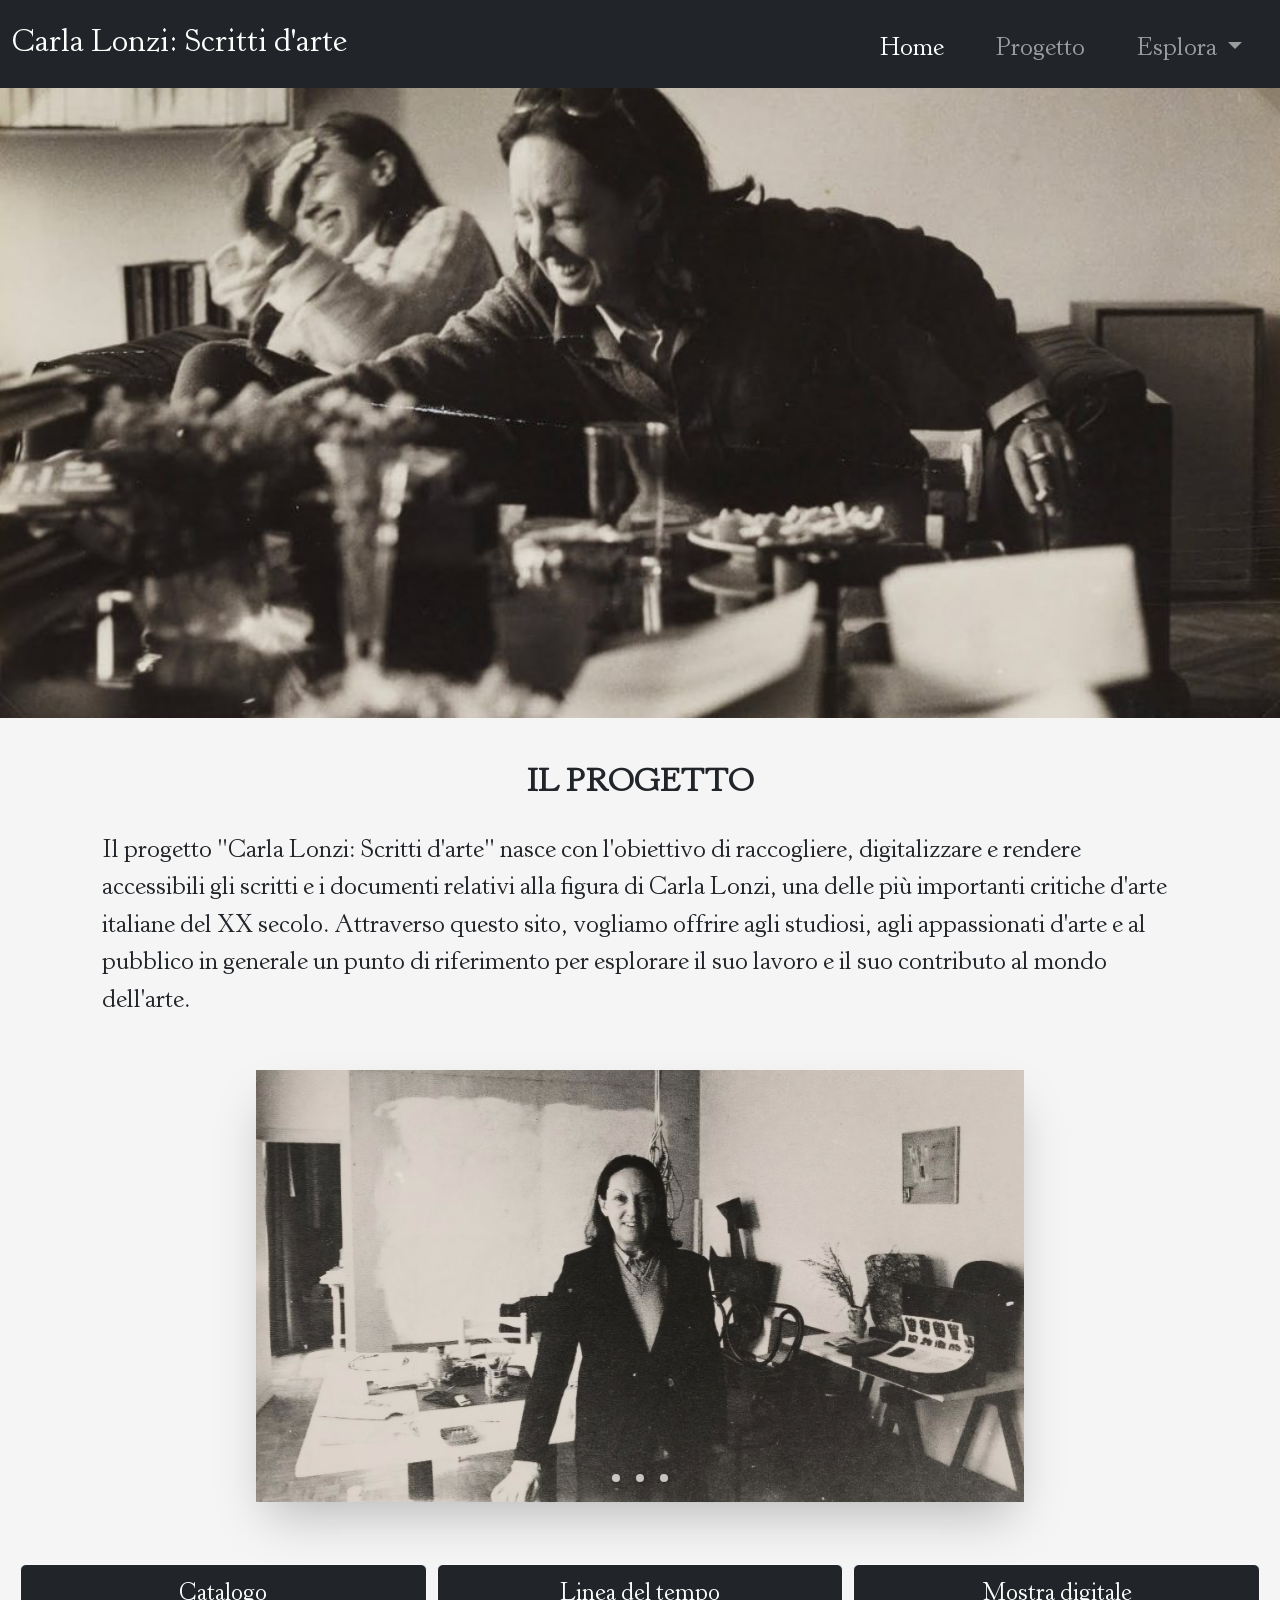
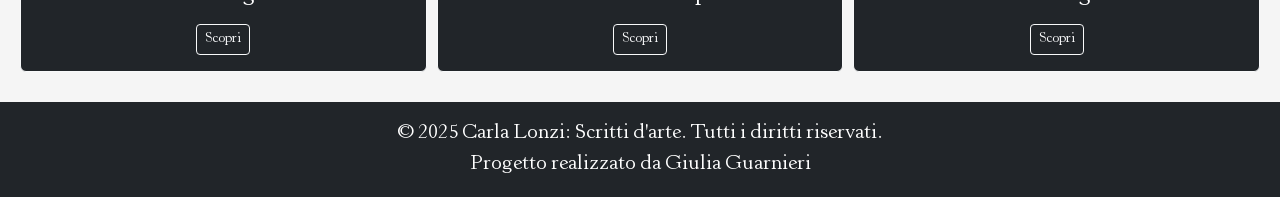
<file: index.html>
<!doctype html>
<html lang="it">
  <head>
    
    <meta charset="utf-8">
    <meta name="DC.Title" content="Carla Lonzi: Scritti d'arte">
    <meta name="DC.Creator" content="Giulia Guarnieri">
    <meta name="DC.Subject" content="Carla Lonzi, critica d'arte, arte in Italia nel XX secolo, piattaforma digitale">
    <meta name="DC.Description" content="Progetto digitale per raccogliere, digitalizzare e rendere accessibili gli scritti e i documenti relativi a Carla Lonzi.">
    <meta name="DC.Publisher" content="Giulia Guarnieri">
    <meta name="DC.Contributor" content="Giulia Guarnieri">
    <meta name="DC.Date" content="2025">
    <meta name="DC.Type" content="Sito web">
    <meta name="DC.Format" content="HTML/CSS/JS">
    <meta name="DC.Source" content="Fonti e materiali d'archivio relativi a Carla Lonzi">
    <meta name="DC.Language" content="it">
    <meta name="DC.Coverage" content="Italia">
    <meta name="DC.Rights" content="CC BY-NC-ND 4.0">

    <link href="https://cdn.jsdelivr.net/npm/bootstrap@5.0.2/dist/css/bootstrap.min.css" rel="stylesheet" integrity="sha384-EVSTQN3/azprG1Anm3QDgpJLIm9Nao0Yz1ztcQTwFspd3yD65VohhpuuCOmLASjC" crossorigin="anonymous">
    <link rel="stylesheet" href="style.css">

    <title>Carla Lonzi: Scritti d'arte</title>
    
  </head>

  <body>
    
    <nav class="navbar navbar-expand-lg navbar-dark bg-dark">
      <div class="container-fluid">
        <a class="navbar-brand" href="#">Carla Lonzi: Scritti d'arte</a>
        <button class="navbar-toggler" type="button" data-bs-toggle="collapse" data-bs-target="#navbarSupportedContent" aria-controls="navbarSupportedContent" aria-expanded="false" aria-label="Toggle navigation">
          <span class="navbar-toggler-icon"></span>
        </button>
        <div class="collapse navbar-collapse" id="navbarSupportedContent">
          <ul class="navbar-nav ms-auto">
            <li class="nav-item">
              <a class="nav-link active" aria-current="page" href="#">Home</a>
            </li>
            <li class="nav-item">
              <a class="nav-link" href="#">Progetto</a>
            </li>
            <li class="nav-item dropdown">
              <a class="nav-link dropdown-toggle" href="#" role="button" data-bs-toggle="dropdown" aria-expanded="false">
            Esplora
              </a>
              <ul class="dropdown-menu">
                <li><a class="dropdown-item" href="Catalogo.html">Catalogo</a></li>
                <li><a class="dropdown-item" href="#">Persone</a></li>
                <li><a class="dropdown-item" href="#">Temi</a></li>
              </ul>
            </li>
          </ul>
          
        </div>
      </div>
    </nav>

  <main>

  <section class="hero-image"> </section>

    

    <section id="about" class="about section">
      <div class="container section-title">
          <h3>Il progetto</h3>
          <p>Il progetto "Carla Lonzi: Scritti d'arte" nasce con l'obiettivo di raccogliere, digitalizzare e rendere accessibili gli scritti e i documenti relativi alla figura di Carla Lonzi, una delle più importanti critiche d'arte italiane del XX secolo. Attraverso questo sito, vogliamo offrire agli studiosi, agli appassionati d'arte e al pubblico in generale un punto di riferimento per esplorare il suo lavoro e il suo contributo al mondo dell'arte.</p>
        </div>
      </div>
    </section>

    <section class="container">
      <div class="slider-wrapper">
        <div class="slider">
          <img src="Immagini/Carla Lonzi nello studio Consagra..jpeg" id="slide-1">
          <img src="Immagini/Vai pure copertina..jpeg" id="slide-2">
          <img src="Immagini/La critica è potere..jpeg" id="slide-3">
        </div>
        
        <div class="slider-nav">
          <a href="#slide-1"></a>
          <a href="#slide-2"></a>
          <a href="#slide-3"></a>
        </div>

      </div>
    </section>

  </main>

  <section class="esplora">
     <div class="esplora-cards">
       <div class="card text-center text-white bg-dark border-light esplora-card esplora-card-left">
         <div class="card-body">
          <h4 class="card-title">Catalogo</h4>
          <a href="Catalogo.html" class="btn btn-outline-light btn-sm">Scopri</a>
        </div>
      </div>
       <div class="card text-center text-white bg-dark border-light esplora-card esplora-card-center">
          <div class="card-body">
            <h4 class="card-title">Linea del tempo</h4>
            <a href="#" class="btn btn-outline-light btn-sm">Scopri</a>
          </div>
        </div>
        <div class="card text-center text-white bg-dark border-light esplora-card esplora-card-right">
          <div class="card-body">
            <h4 class="card-title">Mostra digitale</h4>
            <a href="#" class="btn btn-outline-light btn-sm">Scopri</a>
          </div>
        </div>
      </div>
    </section>

    <footer class="footer-index bg-dark text-white text-center py-3 mt-4">
      <p class="mb-0">&copy; 2025 Carla Lonzi: Scritti d'arte. Tutti i diritti riservati.</p>
      <p class="mb-0">Progetto realizzato da Giulia Guarnieri</p>
    </footer>

    
   <script src="javascript.js"></script>

   <script src="https://cdn.jsdelivr.net/npm/bootstrap@5.0.2/dist/js/bootstrap.bundle.min.js" integrity="sha384-MrcW6ZMFYlzcLA8Nl+NtUVF0sA7MsXsP1UyJoMp4YLEuNSfAP+JcXn/tWtIaxVXM" crossorigin="anonymous"> </script>

</body>
</html>
</file>
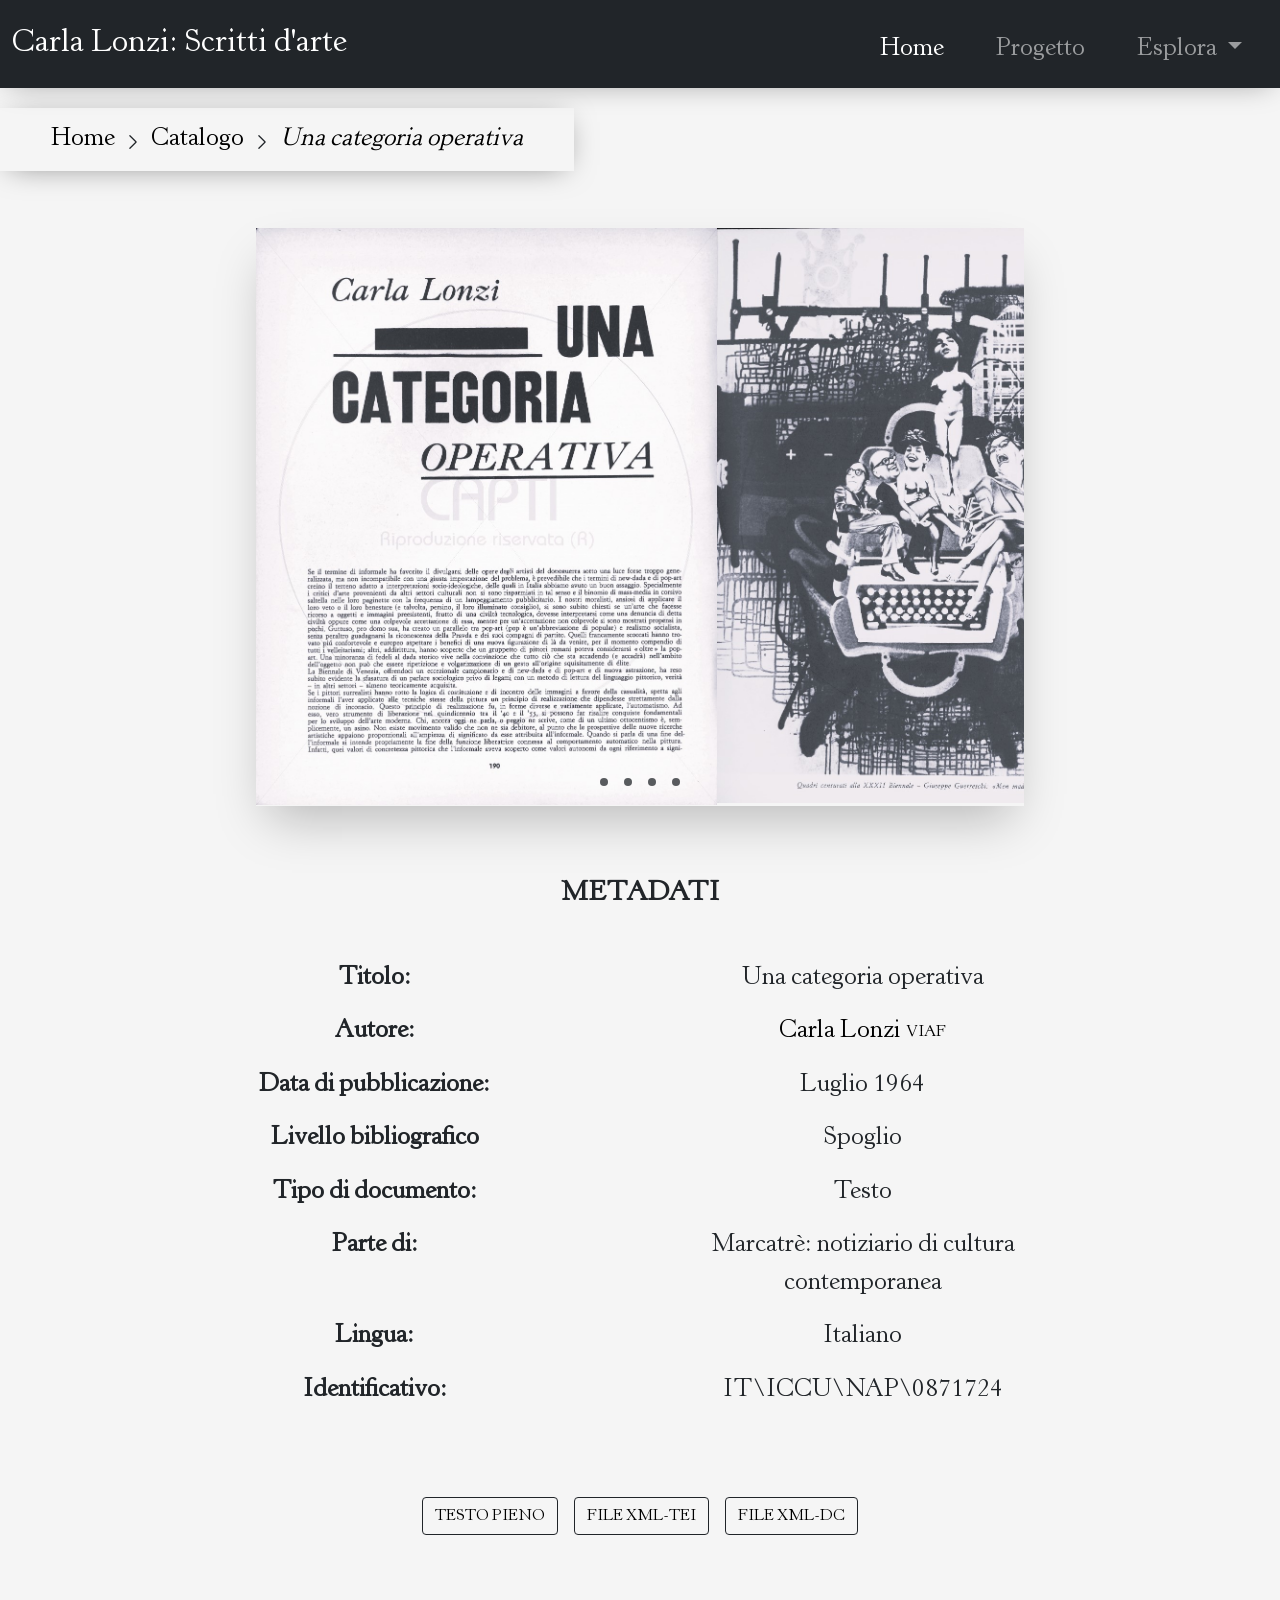
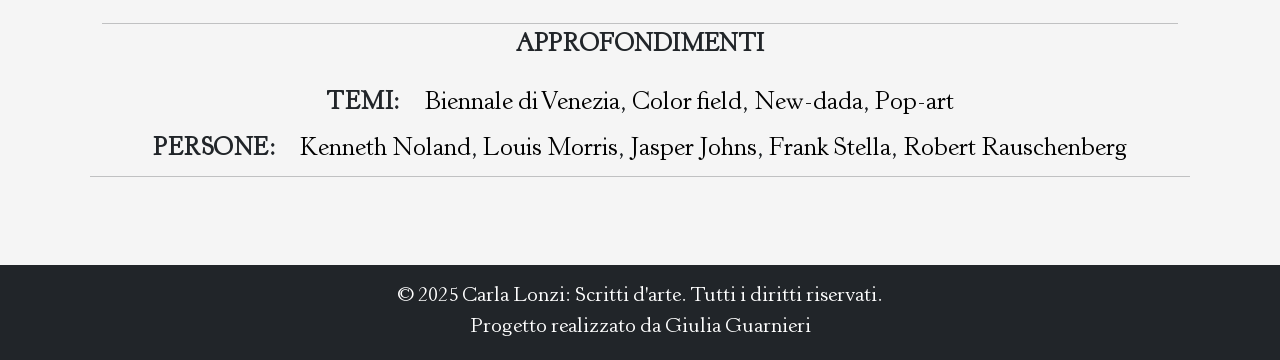
<file: Item.html>
<!doctype html>
<html lang="it">
  <head>
    
    <meta charset="utf-8">

    <link href="https://cdn.jsdelivr.net/npm/bootstrap@5.0.2/dist/css/bootstrap.min.css" rel="stylesheet" integrity="sha384-EVSTQN3/azprG1Anm3QDgpJLIm9Nao0Yz1ztcQTwFspd3yD65VohhpuuCOmLASjC" crossorigin="anonymous">
    <link rel="stylesheet" href="style.css">
    <link rel="stylesheet" href="https://cdnjs.cloudflare.com/ajax/libs/font-awesome/6.4.0/css/all.min.css">
   

    <title>Carla Lonzi: Scritti d'arte</title>
    
  </head>

  <body>
    
    <nav class="navbar navbar-expand-lg navbar-dark bg-dark">
      <div class="container-fluid">
        <a class="navbar-brand" href="index.html">Carla Lonzi: Scritti d'arte</a>
        <button class="navbar-toggler" type="button" data-bs-toggle="collapse" data-bs-target="#navbarSupportedContent" aria-controls="navbarSupportedContent" aria-expanded="false" aria-label="Toggle navigation">
          <span class="navbar-toggler-icon"></span>
        </button>
        <div class="collapse navbar-collapse" id="navbarSupportedContent">
          <ul class="navbar-nav ms-auto">
            <li class="nav-item">
              <a class="nav-link active" aria-current="page" href="Index.html">Home</a>
            </li>
            <li class="nav-item">
              <a class="nav-link" href="#">Progetto</a>
            </li>
            <li class="nav-item dropdown">
              <a class="nav-link dropdown-toggle" href="#" role="button" data-bs-toggle="dropdown" aria-expanded="false">
            Esplora
              </a>
              <ul class="dropdown-menu">
                <li><a class="dropdown-item" href="Catalogo.html">Catalogo</a></li>
                <li><a class="dropdown-item" href="#">Persone</a></li>
                <li><a class="dropdown-item" href="#">Temi</a></li>
              </ul>
            </li>
          </ul>
          
        </div>
      </div>
    </nav>

    <main>

        <section class="container-fluid1">

        <div class="breadcrumbs">
            <ul>
                <li>
                    <a href="Index.html">Home</a>
                </li>

                <li class="arrow">
                    <svg xmlns="http://www.w3.org/2000/svg" viewBox="0 0 24 24" fill="currentColor" class="size-6">
                    <path fill-rule="evenodd" d="M16.28 11.47a.75.75 0 0 1 0 1.06l-7.5 7.5a.75.75 0 0 1-1.06-1.06L14.69 12 7.72 5.03a.75.75 0 0 1 1.06-1.06l7.5 7.5Z" clip-rule="evenodd" />
                    </svg>
                </li>

                <li>
                    <a href="Catalogo.html">Catalogo</a>
                </li>

                <li class="arrow">
                    <svg xmlns="http://www.w3.org/2000/svg" viewBox="0 0 24 24" fill="currentColor" class="size-6">
                    <path fill-rule="evenodd" d="M16.28 11.47a.75.75 0 0 1 0 1.06l-7.5 7.5a.75.75 0 0 1-1.06-1.06L14.69 12 7.72 5.03a.75.75 0 0 1 1.06-1.06l7.5 7.5Z" clip-rule="evenodd" />
                    </svg>
                </li>

                <li>
                    <a href="#">Una categoria operativa</a>
                </li>

            </ul>
        </div>
        </section>

        

        <section class="container2">
            <div class="slider-wrapper2">
                <div class="slider2">
                    <img src="Immagini/Page190.jpg" id="slide-1">
                    <img src="Immagini/Page191.jpg" id="slide-2">
                    <img src="Immagini/Page192.jpg" id="slide-3">
                    <img src="Immagini/Page193.jpg" id="slide-4">
                </div>
           
        
                <div class="slider-nav2"> 
                    <a href="#slide-1"></a>
                    <a href="#slide-2"></a>
                    <a href="#slide-3"></a> 
                    <a href="#slide-4"></a> 
                </div>

            </div>
        </section>

        <section class="container text-center metadata-container">
          <div class="row">
            <div class="col-12 mb-4">
              <h3><strong>METADATI</strong></h3>
            </div>
          </div>
          <div class="row">
            <div class="col-md-4"><strong>Titolo:</strong></div>
            <div class="col-md-8">Una categoria operativa</div>
          </div>
          <div class="row mt-3">
            <div class="col-md-4"><strong>Autore:</strong></div>
            <div class="col-md-8" ><a href="http://viaf.org/viaf/79471825" target="_blank" title="VIAF ID: 79471825 (Personal)">Carla Lonzi<span class="align-text-bottom"> VIAF</span></a></div>
          </div>
          <div class="row mt-3">
            <div class="col-md-4"><strong>Data di pubblicazione:</strong></div>
            <div class="col-md-8">Luglio 1964</div>
          </div>
          <div class="row mt-3">
            <div class="col-md-4"><strong>Livello bibliografico</strong></div>
            <div class="col-md-8">Spoglio</div>
          </div>
          <div class="row mt-3">
            <div class="col-md-4"><strong>Tipo di documento:</strong></div>
            <div class="col-md-8">Testo</div>
          </div>
          <div class="row mt-3">
            <div class="col-md-4"><strong>Parte di:</strong></div>
            <div class="col-md-8">Marcatrè: notiziario di cultura contemporanea</div>
          </div>
          <div class="row mt-3">
            <div class="col-md-4"><strong>Lingua:</strong></div>
            <div class="col-md-8">Italiano</div>
          </div>
          <div class="row mt-3">
            <div class="col-md-4"><strong>Identificativo:</strong></div>
            <div class="col-md-8">IT\ICCU\NAP\0871724</div>
          </div>
        </section>

        <div class="text-center my-4 d-flex justify-content-center gap-3">
          <a href="#" class="btn metadata-btn" data-bs-toggle="modal" data-bs-target="#testoPienoModal">TESTO PIENO</a>
          <a href="file-tei.xml" class="btn metadata-btn" target="_blank">FILE XML-TEI</a>
          <a href="file-dc.xml" class="btn metadata-btn" target="_blank">FILE XML-DC</a>
        </div>

      </main>


      
      <aside class="horizontal-aside my-4">
        <div class="container">
          <hr>
          <h4 class="text-center mb-4">
            <strong>APPROFONDIMENTI</strong>
          </h4>
          <div class="row justify-content-center mb-2">
            <div class="col-auto"><strong>TEMI:</strong></div>
            <div class="col-auto">
              <a href="#" data-bs-toggle="modal" data-bs-target="#biennaleModal">Biennale di Venezia</a>,
              <a href="#">Color field</a>, 
              <a href="#">New-dada</a>, 
              <a href="#">Pop-art</a>
            </div>
          </div>
          <div class="row justify-content-center mb-6">
            <div class="col-auto"><strong>PERSONE:</strong></div>
            <div class="col-auto">
              <a href="#" data-bs-toggle="modal" data-bs-target="#KennethNolandModal">Kenneth Noland</a>, 
              <a href="#">Louis Morris</a>,
              <a href="#">Jasper Johns</a>,
              <a href="#">Frank Stella</a>,
              <a href="#">Robert Rauschenberg</a>
          </div>
          <hr>
      </div>
    </aside>


    <div class="modal fade" id="biennaleModal" tabindex="-1" aria-labelledby="biennaleModalLabel" aria-hidden="true">
      <div class="modal-dialog modal-dialog-centered">
        <div class="modal-content">
          <div class="modal-header">
            <h3 class="modal-title" id="biennaleModalLabel"><strong>Biennale di Venezia</strong></h3>
            <button type="button" class="btn-close" data-bs-dismiss="modal" aria-label="Chiudi"></button>
          </div>
          <div class="modal-body">
            <div class="card">
              <img src="Immagini/Biennale Venezia..webp" class="card-img-top" alt="Biennale di Venezia">
              <div class="card-body">
                <p class="card-text">L'Esposizione Internazionale d'Arte, o semplicemente Biennale d'arte di Venezia è una tra le più importanti e prestigiose manifestazioni internazionali d'arte contemporanea al mondo, ed è organizzata ogni due anni dalla Fondazione Biennale di Venezia.</p>
                <a class="button4" href="#">SCOPRI</a>
              </div>
            </div>
          </div>
        </div>
      </div>
    </div>

    <div class="modal fade" id="KennethNolandModal" tabindex="-1" aria-labelledby="KennethNolandModalLabel" aria-hidden="true">
      <div class="modal-dialog modal-dialog-centered">
        <div class="modal-content">
          <div class="modal-header">
            <h3 class="modal-title" id="KennethNolandModalLabel"><strong>Kenneth Noland</strong></h3>
            <button type="button" class="btn-close" data-bs-dismiss="modal" aria-label="Chiudi"></button>
          </div>
          <div class="modal-body">
            <div class="card">
              <img src="Immagini/Kenneth Noland..jpg" class="card-img-top" alt="Kenneth Noland">
              <div class="card-body">
                <p class="card-text">Kenneth Noland (Asheville, 10 aprile 1924 - Port Clyde, 5 gennaio 2010) è stato un pittore statunitense e uno dei principali esponenti del movimento artistico del Color field, assieme a Mark Rothko, Helen Frankenthaler e Barnett Newman.</p>
                <a class="button4" href="#">SCOPRI</a>
              </div>
            </div>
          </div>
        </div>
      </div>
    </div>
  
    <div class="modal fade" id="testoPienoModal" tabindex="-1" aria-labelledby="testoPienoModalLabel" aria-hidden="true">
      <div class="modal-dialog modal-dialog-centered modal-lg">
        <div class="modal-content">
          <div class="modal-header">
            <h3 class="modal-title" id="testoPienoModalLabel"><strong>Una categoria operativa</strong></h3>
            <button type="button" class="btn-close" data-bs-dismiss="modal" aria-label="Chiudi"></button>
          </div>
          <div class="modal-body">
            <div class="card">
              <div class="card-body">
                <p class="card-text">
                  Se il termine di informale ha favorito il divulgarsi delle opere degli artisti del dopoguerra sotto una luce forse troppo generalizzata, ma non incompatibile con una giusta impostazione del problema, è prevedibile che i termini di new-dada e di pop-art creino il terreno adatto a interpretazioni socio-ideologiche, delle quali in Italia abbiamo avuto un buon assaggio. Specialmente i critici d'arte provenienti da altri settori culturali non si sono risparmiati in tal senso e il binomio di mass-media in corsivo saltella nelle loro paginette con la frequenza di un lampeggiamento pubblicitario. I nostri moralisti, ansiosi di applicare il loro veto o il loro benestare (e talvolta, persino, il loro illuminato consiglio), si sono subito chiesti se un'arte che facesse ricorso a oggetti e immagini preesistenti, frutto di una civiltà tecnologica, dovesse interpretarsi come una denuncia di detta civiltà oppure come una colpevole accettazione di essa, mentre per un'accettazione non colpevole si sono mostrati propensi in pochi. Guttuso, pro domo sua, ha creato un parallelo tra pop-art (pop è l'abbreviazione di popular) e realismo socialista, senza peraltro guadagnarsi la riconoscenza della Pravda e dei suoi compagni di partito. Quelli francamente scocciati hanno trovato più confortevole e europeo aspettare i benefici di una nuova figurazione di là da venire, per il momento compendio di tutti i velleitarismi; altri, addirittura, hanno scoperto che un gruppetto di pittori romani poteva considerarsi « oltre» la pop- art. Una minoranza di fedeli al dada storico vive nella convinzione che tutto ciò che sta accadendo (e accadrà) nell'ambito dell'oggetto non può che essere ripetizione e volgarizzazione di un gesto all'origine squisitamente di élite.
                  La Biennale di Venezia, offrendoci un eccezionale campionario e di new-dada e di pop-art e di nuova astrazione, ha reso subito evidente la sfasatura di un parlare sociologico privo di legami con un metodo di lettura del linguaggio pittorico, verità in altri settori almeno teoricamente acquisita.
                  Se i pittori surrealisti hanno rotto la logica di costituzione e di incontro delle immagini a favore della casualità, spetta agli informali l'aver applicato alle tecniche stesse della pittura un principio di realizzazione che dipendesse strettamente dalla nozione di inconscio. Questo principio di realizzazione fu, in forme diverse e variamente applicate, l'automatismo. Ad esso, vero strumento di liberazione nel quindicennio tra il '40 e il '55, si possono far risalire conquiste fondamentali per lo sviluppo dell'arte moderna. Chi, ancora oggi ne parla, o peggio ne scrive, come di un ultimo ottocentismo è, semplicemente, asino. Non esiste movimento valido che non ne sia debitore, al punto che le prospettive delle nuove ricerche artistiche appaiono proporzionali all'ampiezza di significato da esse attribuita all'informale. Quando si parla di una fine dell'informale si intende propriamente la fine della funzione liberatrice connessa al comportamento automatico nella pittura. Infatti, quei valori di concretezza pittorica che l'informale aveva scoperto come valori autonomi da ogni riferimento a significati precostituiti, si pongono come lo sbocco di tutto un processo dell'arte moderna, un'acquisizione compiuta una volta per tutte e senza possibilità di reversione. Il raggiungimento di una pittura che si giustifica come attività umana specifica in grado di qualificare direttamente l'esperienza della vita sul piano della visione, ha tolto ogni ragione all'uso delle tecniche automatiche alle quali era affidato proprio il perseguimento di quello scopo. Le nuove generazioni di artisti si sono trovate cosí nella necessità di strutturare e ordinare una indeterminata libertà di azione pittorica, trasmessa come un lascito non perfezionabile dagli artisti precedenti. Ed è proprio dall'area informale, se non erro, con Michel Tapié, che diversi anni addietro è partita la consapevolezza di una tale operazione. La pop-art è un modo pragmatico, tipicamente americano, di rispondere a questa esigenza, peraltro non il solo poiché una nuova astrazione ottimamente rappresentata alla Biennale da Morris Louis e Kenneth Noland e da un giovane, Frank Stella, provvisoriamente sistemato tra i pittori d'oggetti, mostra tutt'un altro aspetto della situazione americana, tuttavia non incompatibile con la pop-art proprio a causa dell'accettazione comune delle conquiste dell'action painting. Ma se ci occupiamo particolarmente della pop-art, in questo articolo, è perché ci preme di metterne in evidenza gli elementi che la definiscono senza far ricorso preliminarmente a considerazioni di ordine socio-ideologico e perché, su questa base, si possa scindere quanto occorre la posizione della pop-art da quella del nouveau réalisme e del vecchio realismo socialista. Ci avverte Alan R. Solomon che la denominazione di new-dada risale a un settore della critica ostile al movimento capeggiato da Robert Rauschenberg e da Jasper Johns, né la cosa ci meraviglia. Infatti entrambi provengono chiaramente dall'espressionismo astratto, ma Rauschenberg, semmai, è in rapporto tramite Burri - con Schwitters, che fu un artista a fianco del dadaismo, per molti aspetti indipendente, per altri agli antipodi; quanto a Johns è, se non apparentemente, sostanzialmente immune da intenzioni del genere. La presenza dell'oggetto non deve trarre in inganno: il riferimento culturale c'è, è ovvio, ma lo spirito dell'operazione è capovolto rispetto a quello che ha originato il ready made. Infatti, mentre il gesto di Duchamp, trasferendo idealmente l'oggetto dal mondo della realtà a quello dell'arte, appare mosso da finalità distruttive nei confronti della categoria artistica, il gesto di Rauschenberg e di Johns, trasferendo tecnicamente l'oggetto dal mondo della realtà a quello della pittura, afferma inequivocabilmente la funzione rivelatrice e qualificatrice della pittura stessa. L'etichetta di new-dada, che invece si applica sovente alle opere del nouveau réalisme, tetramente immuni di valori pittorici e d'altra parte scontate come sfida all'arte, ha impedito di afferrare subito il senso di ciò che questi americani stavano facendo. Oggi è evidente che il loro atteggiamento non ha niente di dadaistico, non appartiene alla tematica di una « fine dell'arte », al contrario rappresenta un moto di fiducia pragmaticamente positivo nell'applicazione dei valori enucleati dall'informale. L'arte, nessuno è ben sicuro che non sia finita; la pittura, invece, continua.
                  Alla pop-art si è introdotti soprattutto attraverso l'opera di Johns. Mentre Rauschenberg rappresenta un caso importante quanto si vuole per l'utilizzazione di tanti materiali e il montaggio tipo « ritmo stesso delle cose », ma piú legato alla generazione dell'action painting che non sembri, Johns definisce chiaramente i termini nuovi dell'operazione. L'oggetto viene assunto, non come materiale umano carico di espressività (com'è ancora in Rauschenberg), ma come supporto neutro, obiettivo di un'esecuzione pittorica. Esso risolve un problema di scelte strutturali sul quale non sembra a Johns ragionevole affannarsi e contemporaneamente crea un impegno da mantenere, come un percorso obbligato in vista di un certo risultato. Sebbene si sia tentato di far passare le bandiere di Johns per chissà quale protesta o esorcisma, tutto ciò che si può dedurre dalla loro presenza è che sono oggetti la cui costituzione originaria appare intensamente riscattata dall'esecuzione pittorica. Concludendo, non è la presenza dell'oggetto che dà un significato alla pittura; al contrario è la pittura che conferisce valore umano agli oggetti adoperandosi alla loro rivelazione visiva.
                  Siamo lontano le mille miglia dalla pretesa di Guttuso di presentare la bambina ghirghisa col mazzo di fiori e l'oggetto della pop-art come due aspetti di una medesima esigenza di forme chiare, sicure, valide, tali da giustificare l'esercizio della pittura nei confronti della società. Altrimenti anche i quadri di Guttuso potrebbero aspirare alla qualifica di pop-art (nè l'avance è mancata) e cosí tanta vecchia pittura e scultura figurative. Sarebbe veramente assurdo se cervelli a cui una lunga sistematica opposizione ha tolto per sempre l'opportunità di funzionare, improvvisamente si trovassero alla pari con il frutto consequenziale di tutto quel lavorio del pensiero la cui validità hanno sempre confutato. Il fatto che oggi esista una pop-art deve anzi far riflettere sull'abisso che intercorre fra un'arte che si giustifica ancora col riferimento a una realtà intesa come valore obiet tivo e una pittura che si pone essa stessa come possibilità di riscatto degli oggetti sul piano del valore. Si prenda il caso di Jim Dine: la giustezza delle pareti e delle suppellettili della sua casa ci rivela non una presunta certezza ideologica di Dine sul mondo (che, d'altra parte, non potrebbe interessare, né la sua né quella di altri), ma la sua capacità di percorrere attivamente tutti gli stadi attraverso i quali un dato della realtà può diventare un dato di linguaggio, di cultura. Tralasciando, per il momento, il caso di Claes Oldenburg la cui peculiare invenzione di spazialità negli oggetti-segni, specialmente in quelli di vinyl, kapok, panno, gomma, ecc., esce dalle osservazioni a cui ci siamo attenuti, e il caso di John Chamberlain, non si capisce in base a quali criteri aggregato agli artisti pop, un punto di raro equilibrio mi sembra da segnalare nei quadri-fumetti di Lichtenstein, purtroppo assente dalla Biennale. Lichtenstein lavora proiettando a grandi dimensioni un determinato fumetto sulla tela e tracciandone i contorni; su questo schema, che egli rispetta meticolosamente, dipinge con la tecnica e nello stile del fumetto. L'artista interviene dunque soltanto nella sua veste di pittore portando alla massima coerenza, e perciò a livello umano e significante, una struttura di linguaggio che appartiene a una categoria di immagini simboliche convenzionali. Soffocato dalla pressione massiccia dei prodotti di un universo artificiale, tecnologico, l'uomo di massa rischia di rinunciare alla bellezza, di considerarla appannaggio di epoche trascorse, roba da musei, oppure di adattarsi a una versione mistificata di essa, ci dicono i sociologi stimolando le vocazioni dei soliti salvatori del mondo. Invece ecco che una generazione di artisti, fortunatamente immuni da moralismo, si accinge a un'operazione non di salvataggio, ma di riconoscimento. Grazie alla loro consapevolezza, dalle cose stesse, apparentemente inerti, abnormi, acefale, scaturisce una bellezza che è anche una scoperta della vitalità e della novità di un'esperienza collettiva. In questa operazione, la cui portata e durata è impossibile prevedere (mentre un pittore come Stella, saldando, per cosí dire, l'esperienza dell'oggetto proveniente da Johns alla ricerca di strutture astratte di luce-colore intrapresa da Noland, sembra aprire su nuove prospettive), il mondo moderno tenta per la prima volta una sua qualificazione a posteriori, ossia esplorando se stesso nelle forme dalle quali si trova - è un dato di fatto invaso e condizionato.
                  <br> CARLA LONZI (Luglio 1964)
                </p>
              </div>
            </div>
          </div>
        </div>
      </div>
    </div>

    <footer class="bg-dark text-white text-center py-3 mt-4">
      <p class="mb-0">&copy; 2025 Carla Lonzi: Scritti d'arte. Tutti i diritti riservati.</p>
      <p class="mb-0">Progetto realizzato da Giulia Guarnieri</p>
    </footer>

    
    
    
      <script src="javascript.js"></script>
      <script src="https://cdn.jsdelivr.net/npm/bootstrap@5.0.2/dist/js/bootstrap.bundle.min.js"></script>

    </body>
</html>
</file>
<file: style.css>
@font-face{
  font-family: "font_name";
  src: url(font_name.eot);
  src: local("font_name"), url(HorleyOldStyle.ttf) format("truetype");
}


html, body {
  max-width: 100%;
  overflow-x: hidden;
}

body{
  background-color: whitesmoke;
  font-family: "font_name";font-size: 25px;
  overflow-x: hidden;
  max-width: 100vw;
  box-sizing: border-box;
}

.hero-image{
  background-image: url("Immagini/Carla Lonzi.jpg");
  min-height: 630px;
  background-position: center;
  background-repeat: no-repeat;
  background-size: cover;
  position: relative;
  margin-top: 0;
}


.navbar-brand{
  font-size: xx-large;
}
.dropdown-menu {
  text-align: center;
  max-width: 200px;
  left: 50% !important;
  right: auto !important;
  transform: translateX(-50%) !important;
}

.dropdown-menu li:first-child {
  margin-left: 10px;
}

.dropdown-menu li:last-child {
  margin-right: 30px; 
}

.input{
  background-color: whitesmoke;
}
.button{
  background-color: whitesmoke;
}



.section-title{
    padding: 30px 0;
    margin-top: 15px;
    margin-bottom: 0.5px;
    position: relative;
}

.section-title h3{
    font-size: 32px;
    font-weight: 700;
    text-align: center;
    text-transform: uppercase;
    margin-bottom: 20px;
    padding-bottom: 0;
    position: relative;
    z-index: 2;
}

.section-title p {
    margin-top: 30px;
    margin-bottom: 0;
    position: relative;
    z-index: 2;
}


.container{
  padding: 2rem;
}

.slider-wrapper{
  position: relative;
  max-width: 48rem;
  margin: 0 auto;
  margin-top: -15px;
}

.slider{
  display: flex;
  aspect-ratio: 16/9;
  overflow-x: auto;
  scroll-snap-type: x mandatory;
  scroll-behavior: smooth;
  box-shadow: 0 1.5rem 3rem -0.75rem hsla(0, 0%, 0%, 0.25);
  border: 0.5rem;
  scrollbar-width: none;
}

.slider::-webkit-scrollbar {
  display: none; 
}

.slider img{
  flex: 1 0 100%;
  scroll-snap-align: start;
  object-fit: cover;
  object-position: center 20%;
  width: 100%;
  height: 100%;
}

.slider img:first-child {
  object-position: center 100%; 
}

.slider img:nth-child(2) {
  object-position: center 70%;
}

.slider-nav{
  display: flex;
  column-gap: 1rem;
  position: absolute;
  bottom: 1.25rem;
  left: 50%;
  transform: translateX(-50%);
  z-index: 1;
}

.slider-nav a{
  width: 0.5rem;
  height: 0.5rem;
  cursor: pointer;
  border-radius: 50%;
  background-color: whitesmoke;
  opacity: 0.75;
  transition: opacity ease 0.25s;
}

.slider-nav a:hover{
  opacity: 1;
}

.esplora{
  margin-top: 20px;
}

.esplora-cards{
  display: flex;
  gap: 10px;
  margin-top: 30px;
  margin-bottom: 30px;
}

.esplora-card {
  flex: 1 1 0;
  min-width: 0;
}

.esplora-card-left {
  margin-left: 20px;
}
.esplora-card-right {
  margin-right: 20px;
}

.fluid-row {
  display: flex;
  gap: 10px; 
  align-items: flex-start;
  max-width: 50%;
}

.container-fluid1{
  margin-top: 20px;     
  margin-left: 0;     
  margin-right: auto;      
  width: 50%;            
}

.breadcrumbs ul svg{
  width: 20px;
  vertical-align: middle;
}

.breadcrumbs{
  padding: 10px 48px;
  box-shadow: 0 4px 30px -10px rgba(0, 0, 0, 0.5);
  width: fit-content;
}

.breadcrumbs ul{
  list-style: none;
  display: flex;
  align-items: center;
  gap: 10px;
  padding: 0;
  margin: 3px;
  gap: 8px;
}

.breadcrumbs ul li a{

  text-decoration: none;
  color: black;
  font-size: 25px;
}

.breadcrumbs ul li a:hover{
  text-decoration: underline;
}

.breadcrumbs ul li:last-child a{
  font-style: italic;
}

.breadcrumbs ul li.arrow svg{
  width: 20px;
}
  
.container-fluid2{
  margin-top: 20px;
  margin-left: 90px;
  margin-right: 20px;
  width: fit-content;
}


.container-fluid2 ul li a{
  text-decoration: none;
  color: black;
}


nav{
  display: flex;
  align-items: flex-start;
  box-shadow: 0 4px 30px -10px rgba(0, 0, 0, 0.4);
}

nav ul{
  list-style: none;
  display: flex;
  justify-content: flex-start;
}

nav ul li{
  margin: 0 15px;
  font-size: 25px;
  padding: 15px 3px 3px;
  text-align: flex-start;
}

nav ul li:first-child {
  margin-left: -10px;
}

nav ul li a{
  padding: 3px;
}

nav ul li a:hover{
  text-decoration: underline;

}

.nav-search-row {
  display: flex;
  align-items: center;
  gap: 30px; 
}

.nav-search-row nav ul li {
  display: flex;
  align-items: center;
  margin-top: 10px;
  padding: 0 5px;
  height: 45px; 
  gap: 8px;
}

.nav-search-row .dropdown-toggle {
  padding-top: 0;
  padding-bottom: 0;
  height: 100%;
  display: flex;
  align-items: center;
}

.nav-search-row .dropdown-menu {
  text-align: left;
}


.nav-search-row .dropdown-menu li:first-child {
  margin-left: 13px;
}

.search-container input[type="text"] {
  width: 170px;      
  font-size: 18px;   
  padding: 6px 10px;
  border: 1px solid rgb(33, 37, 41);
  }

.search-container button {
  font-size: 18px;
  padding: 6px 12px;
  border: 0.5px solid rgb(33, 37, 41);
}

.search-container button:hover {
  background-color: lightgray;
  }

.search-container form {
  display: flex;
  align-items: center;
  gap: 0;
}

.items-wrapper {
  display: flex;
  flex-wrap: wrap;
  gap: 24px;
  margin-top: 40px; 
}

.items {
  display: flex;
  flex-direction: column;
  justify-content: flex-start; 
  align-items: center;
  width: 250px;         
  min-height: 400px;    
  padding: 10px;
  box-sizing: border-box;
  cursor: pointer;
}

.item_img img {
  width: 100%;
  height: 320px;
  object-fit: cover;
}

.content {
  width: 100%;
  text-align: center;
  margin-top: 16px; 
  flex: 1;          
  display: flex;
  flex-direction: column;
  justify-content: flex-start;
  align-items: center;
}

.title{
  font-size: 25px;
  font-weight: bold;
}

.release.date, .publication{
  font-size: 20px;
}

.category{
  font-size: 14px;
  text-transform: uppercase;
}

.button3{
  font-size: 13px;
  color: black;
  text-decoration: none;
  padding: 6px 12px;
  border-radius: 4px; 
  border: 1px solid rgb(33, 37, 41);
}

.button3:hover {
  color: black;
  background-color: lightgray;
}

.container2{
 margin-top: 40px;
 padding: 2rem;
}

.slider-wrapper2{
  position: relative;
  max-width: 48rem;
  margin: 0 auto;
  margin-top: -15px;
}

.slider2 {
  display: flex;
  overflow-x: auto;         
  scroll-snap-type: x mandatory; 
  scroll-behavior: smooth;   
  box-shadow: 0 1.5rem 3rem -0.75rem hsla(0, 0%, 0%, 0.25);
  border: 0.5rem;
  scrollbar-width: none;  
}   

.slider2 img {
  flex: 1 0 auto;           
  width: 60%;              
  height: 50%;             
  object-fit: cover;      
  scroll-snap-align: start;
}

.slider-nav2 {
  display: flex;
  column-gap: 1rem;
  position: absolute;
  bottom: 1.25rem;
  left: 50%;
  transform: translateX(-50%);
  z-index: 1;
}

.slider-nav2 a {
  display: inline-block;
  width: 0.5rem;
  height: 0.5rem;
  cursor: pointer;
  border-radius: 50%;
  background: rgb(33, 37, 41);
  opacity: 0.75;
  transition: opacity ease 0.25s;
}


.slider-nav2 a:hover{
  opacity: 1;
}

.metadata-container {
  max-width: 900px;      
  width: 100%;           
  margin: 0 auto;        
  padding: 4rem;       
}

.metadata-container .row:first-child {
  margin-top: -1.5rem;
  margin-bottom: 1rem; 
}


.metadata-container .col-md-8 {
  padding-left: 12rem;
}


.metadata-container a {
  color: black;
  text-decoration: none;
} 

.metadata-container a:hover {
  text-decoration: underline;
} 

.metadata-container .align-text-bottom {
  font-size: 1rem; 
  margin-left: 4px; 
}

.metadata-btn {
  font-size: 16px;
  color: black;
  text-decoration: none;
  padding: 6px 12px;
  border-radius: 4px; 
  border: 1px solid rgb(33, 37, 41);
}

.metadata-btn:hover {
  color: black;
  background-color: lightgray;
}

.horizontal-aside {
  border-radius: 3px;
  padding: 1.5rem 0.5rem;
}

.horizontal-aside hr {
  margin: 0.5rem 0;
}

.horizontal-aside .row {
  align-items: center;
  justify-content: center;
}

.horizontal-aside strong {
  font-weight: 600;
}

.horizontal-aside a {
  color: black;
  text-decoration: none;
}

.horizontal-aside a:hover {
  color: black;
  text-decoration: underline;
}

.horizontal-aside .align-text-bottom {
  font-size: 1rem; 
  margin-left: 4px; 
} 

.horizontal-aside .row strong {
  font-size: 1.5rem; 
  letter-spacing: 0.5px;
}

#testoPienoModal .card-text {
  font-size: 1rem; 
}

#biennaleModal .card-text {
  font-size: 1.2rem; 
}


#biennaleModal .button4 {
  font-size: 16px;
  color: black;
  text-decoration: none;
  padding: 6px 12px;
  border-radius: 4px; 
  border: 1px solid rgb(33, 37, 41);
  
}

#biennaleModal .button4:hover {
  color: black;
  background-color: lightgray;
}

#KennethNolandModal .card-text {
  font-size: 1.2rem; 
}

#KennethNolandModal .button4 {
  font-size: 16px;
  color: black;
  text-decoration: none;
  padding: 6px 12px;
  border-radius: 4px; 
  border: 1px solid rgb(33, 37, 41);
  
}

#KennethNolandModal .button4:hover {
  color: black;
  background-color: lightgray;
} 


footer {
  font-size: 1.3rem; 
}

.footer-index {
  margin-top: 9rem;
}
</file>
